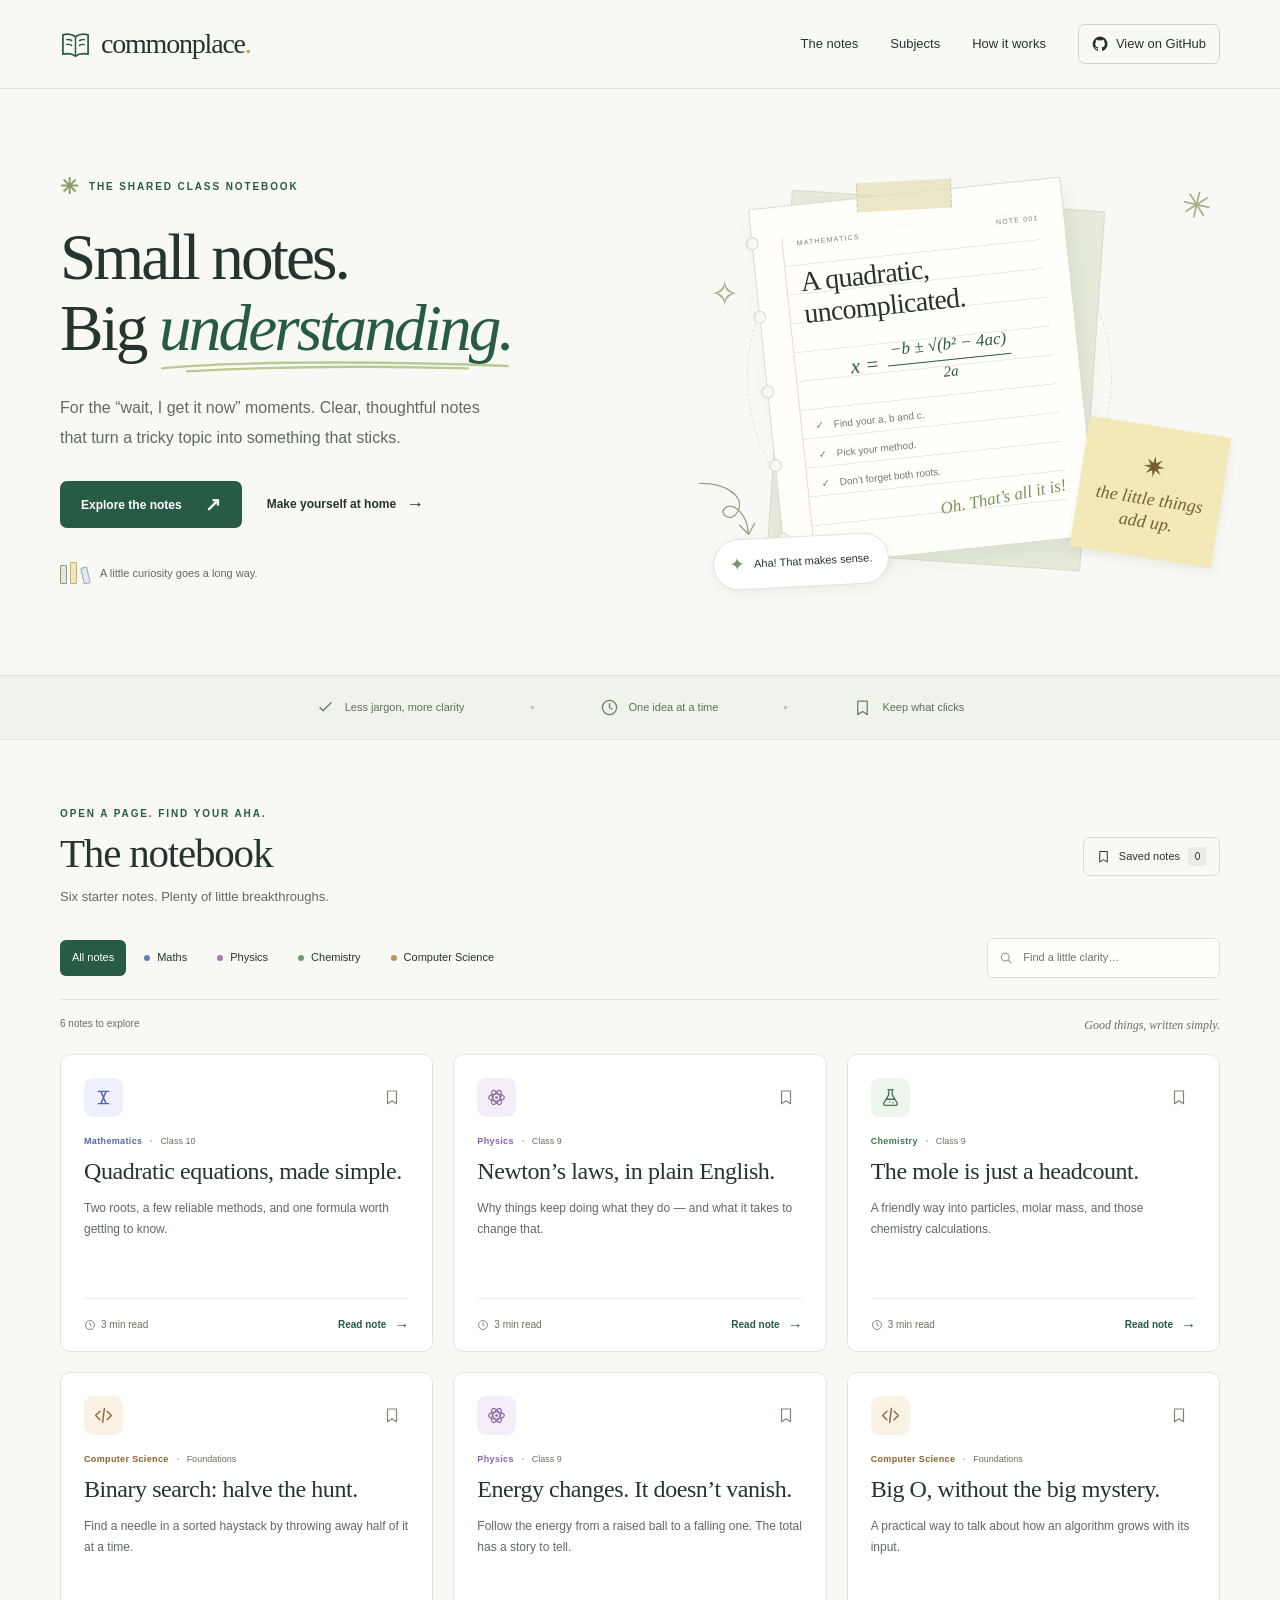
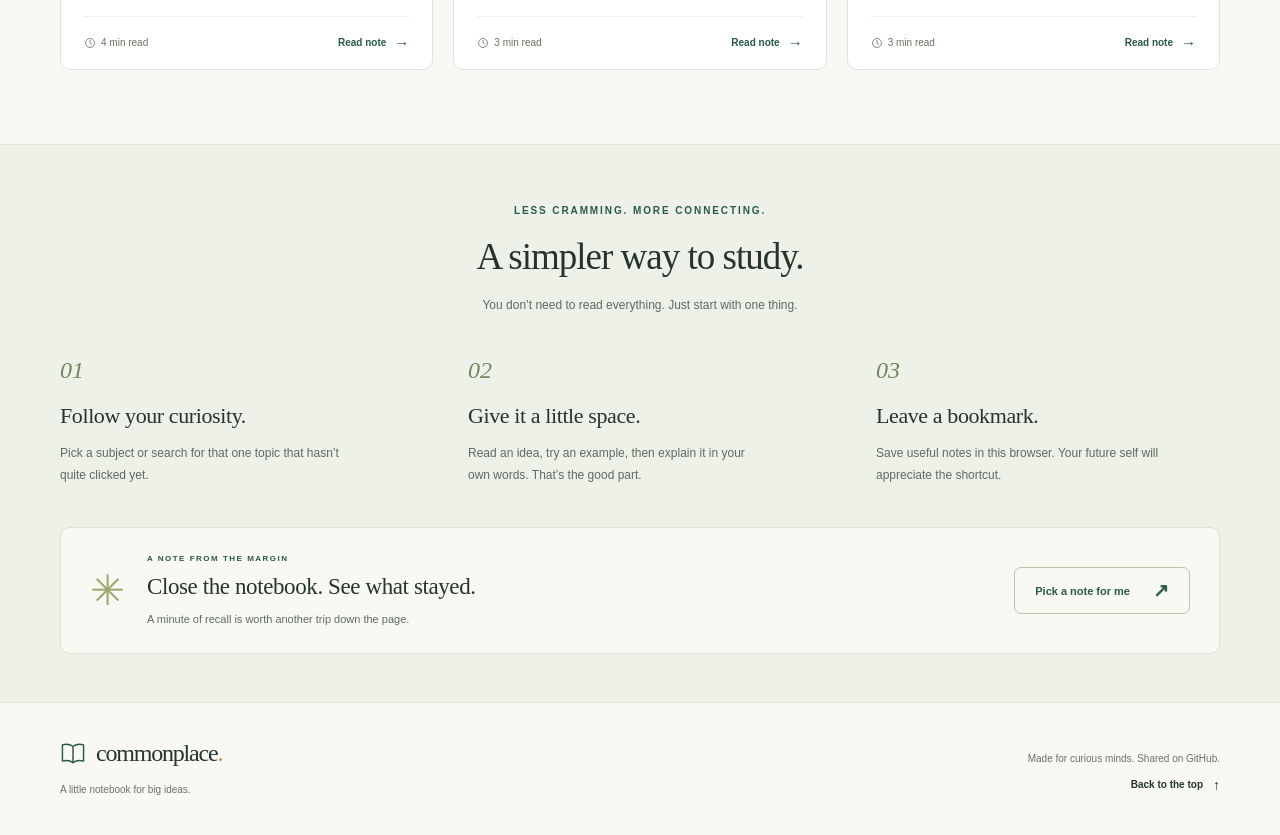
<file: site/index.html>
<!doctype html>
<html lang="en">
<head>
  <meta charset="utf-8">
  <meta name="viewport" content="width=device-width, initial-scale=1">
  <meta name="theme-color" content="#f8f9f5">
  <meta name="description" content="Commonplace is a little notebook for big ideas. Explore clear, bite-sized study notes and save the ones that make things click.">
  <title>Commonplace — Small notes. Big understanding.</title>
  <link rel="icon" href="./favicon.svg" type="image/svg+xml">
  <link rel="stylesheet" href="./styles.css">
  <script src="./notes.js" defer></script>
  <script src="./app.js" defer></script>
</head>
<body>
  <a class="skip-link" href="#main">Skip to content</a>
  <header class="site-header">
    <div class="container header-inner">
      <a class="brand" href="#home" aria-label="Commonplace home">
        <svg class="brand-mark" viewBox="0 0 32 32" fill="none" aria-hidden="true"><path d="M16 8C12 5 7 5 3 6v20c4-1 9-1 13 2 4-3 9-3 13-2V6c-4-1-9-1-13 2Z" stroke="currentColor" stroke-width="1.8" stroke-linejoin="round"/><path d="M16 8v20M7 11c2-.3 4 0 5 1M7 16c2-.3 4 0 5 1M20 12c2-1 4-1.3 5-1M20 17c2-1 4-1.3 5-1" stroke="currentColor" stroke-width="1.5" stroke-linecap="round"/></svg>
        <span>commonplace<span class="brand-dot">.</span></span>
      </a>
      <button class="menu-toggle" type="button" aria-label="Open navigation" aria-controls="primary-nav" aria-expanded="false">
        <svg viewBox="0 0 24 24" fill="none" aria-hidden="true"><path d="M4 7h16M4 12h16M4 17h16" stroke="currentColor" stroke-width="1.8" stroke-linecap="round"/></svg>
      </button>
      <nav id="primary-nav" class="primary-nav" aria-label="Main navigation">
        <a href="#notes">The notes</a>
        <a href="#subjects">Subjects</a>
        <a href="#how-it-works">How it works</a>
        <a class="nav-github" href="https://github.com/minzritesh43-coder/ritesh_" target="_blank" rel="noopener noreferrer">
          <svg viewBox="0 0 24 24" fill="currentColor" aria-hidden="true"><path d="M12 .9a11.1 11.1 0 0 0-3.5 21.6c.6.1.8-.2.8-.5v-2c-3.1.7-3.8-1.3-3.8-1.3-.5-1.3-1.2-1.6-1.2-1.6-1-.7.1-.7.1-.7 1.1.1 1.7 1.2 1.7 1.2 1 1.7 2.6 1.2 3.2.9.1-.7.4-1.2.7-1.5-2.5-.3-5.1-1.2-5.1-5.5 0-1.2.4-2.2 1.2-3-.1-.3-.5-1.5.1-3 0 0 1-.3 3.1 1.2a10.7 10.7 0 0 1 5.6 0c2.1-1.5 3.1-1.2 3.1-1.2.6 1.5.2 2.7.1 3 .8.8 1.2 1.8 1.2 3 0 4.3-2.6 5.2-5.1 5.5.4.4.8 1.1.8 2.2V22c0 .3.2.6.8.5A11.1 11.1 0 0 0 12 .9Z"/></svg>
          <span>View on GitHub</span><span class="sr-only"> (opens in a new tab)</span>
        </a>
      </nav>
    </div>
  </header>

  <main id="main">
    <section class="hero container" id="home" aria-labelledby="hero-title">
      <div class="hero-copy">
        <p class="eyebrow"><span class="little-star" aria-hidden="true">✳</span> THE SHARED CLASS NOTEBOOK</p>
        <h1 id="hero-title">Small notes.<br>Big <span class="underlined">understanding.<svg viewBox="0 0 440 18" preserveAspectRatio="none" aria-hidden="true"><path d="M4 12C110 2 300 3 435 9M35 16c120-7 250-7 350-4" fill="none" stroke="currentColor" stroke-width="3" stroke-linecap="round"/></svg></span></h1>
        <p class="hero-description">For the “wait, I get it now” moments. Clear, thoughtful notes that turn a tricky topic into something that sticks.</p>
        <div class="hero-actions">
          <a class="button button-primary" href="#notes">Explore the notes <span aria-hidden="true">↗</span></a>
          <a class="text-link" href="#how-it-works">Make yourself at home <span aria-hidden="true">→</span></a>
        </div>
        <div class="hero-footnote"><span class="mini-books" aria-hidden="true"><i></i><i></i><i></i></span><span>A little curiosity goes a long way.</span></div>
      </div>
      <div class="hero-art" aria-hidden="true">
        <div class="art-orbit"></div>
        <span class="art-spark spark-one">✳</span>
        <span class="art-spark spark-two">✧</span>
        <div class="paper-back"></div>
        <div class="notebook-paper">
          <div class="paper-holes"><i></i><i></i><i></i><i></i><i></i></div>
          <div class="paper-tape"></div>
          <div class="paper-content">
            <div class="paper-kicker"><span>MATHEMATICS</span><span>NOTE 001</span></div>
            <h2>A quadratic,<br>uncomplicated.</h2>
            <div class="paper-formula">x = <span class="fraction"><span>−b ± √(b² − 4ac)</span><span>2a</span></span></div>
            <div class="paper-check"><span>✓</span> Find your a, b and c.</div>
            <div class="paper-check"><span>✓</span> Pick your method.</div>
            <div class="paper-check"><span>✓</span> Don’t forget both roots.</div>
            <p class="paper-handwriting">Oh. That’s all it is!</p>
          </div>
        </div>
        <div class="sticky-note"><span class="sticky-star">✷</span><span>the little things<br>add up.</span></div>
        <div class="aha-pill"><span class="aha-icon">✦</span> Aha! That makes sense.</div>
        <svg class="art-arrow" viewBox="0 0 95 72" fill="none"><path d="M5 8c35-8 65 5 57 28-5 15-25 7-17-3 9-11 31 3 37 26m-13-7 14 9 5-16" stroke="currentColor" stroke-width="1.8" stroke-linecap="round" stroke-linejoin="round"/></svg>
      </div>
    </section>

    <div class="values-strip">
      <div class="container values-inner">
        <span><svg viewBox="0 0 24 24" fill="none" aria-hidden="true"><path d="m5 12 4 4L19 6" stroke="currentColor" stroke-width="1.7" stroke-linecap="round" stroke-linejoin="round"/></svg> Less jargon, more clarity</span>
        <i aria-hidden="true"></i>
        <span><svg viewBox="0 0 24 24" fill="none" aria-hidden="true"><path d="M12 7v5l3 2M21 12a9 9 0 1 1-18 0 9 9 0 0 1 18 0Z" stroke="currentColor" stroke-width="1.6" stroke-linecap="round"/></svg> One idea at a time</span>
        <i aria-hidden="true"></i>
        <span><svg viewBox="0 0 24 24" fill="none" aria-hidden="true"><path d="M6 4h12v17l-6-4-6 4V4Z" stroke="currentColor" stroke-width="1.6" stroke-linejoin="round"/></svg> Keep what clicks</span>
      </div>
    </div>

    <section class="notes-section container" id="notes" aria-labelledby="notes-title">
      <div class="section-heading">
        <div><p class="eyebrow">OPEN A PAGE. FIND YOUR AHA.</p><h2 id="notes-title" tabindex="-1">The notebook</h2><p class="section-description">Six starter notes. Plenty of little breakthroughs.</p></div>
        <button class="saved-toggle" id="saved-toggle" type="button" aria-pressed="false"><svg viewBox="0 0 24 24" fill="none" aria-hidden="true"><path d="M6 4h12v17l-6-4-6 4V4Z" stroke="currentColor" stroke-width="1.6" stroke-linejoin="round"/></svg> Saved notes <span id="saved-count">0</span></button>
      </div>
      <div class="notebook-toolbar">
        <div class="subject-filters" id="subjects" role="group" aria-label="Filter notes by subject">
          <button class="filter-chip active" type="button" data-filter="all" aria-pressed="true">All notes</button>
          <button class="filter-chip" type="button" data-filter="mathematics" aria-pressed="false"><span class="subject-dot maths" aria-hidden="true"></span>Maths</button>
          <button class="filter-chip" type="button" data-filter="physics" aria-pressed="false"><span class="subject-dot physics" aria-hidden="true"></span>Physics</button>
          <button class="filter-chip" type="button" data-filter="chemistry" aria-pressed="false"><span class="subject-dot chemistry" aria-hidden="true"></span>Chemistry</button>
          <button class="filter-chip" type="button" data-filter="computer-science" aria-pressed="false"><span class="subject-dot computer" aria-hidden="true"></span>Computer Science</button>
        </div>
        <label class="search-field"><svg viewBox="0 0 24 24" fill="none" aria-hidden="true"><circle cx="10.5" cy="10.5" r="6.5" stroke="currentColor" stroke-width="1.7"/><path d="m16 16 4.5 4.5" stroke="currentColor" stroke-width="1.7" stroke-linecap="round"/></svg><span class="sr-only">Search notes</span><input id="note-search" type="search" placeholder="Find a little clarity…" autocomplete="off"></label>
      </div>
      <div class="results-line"><p id="results-count" role="status" aria-live="polite">6 notes to explore</p><span>Good things, written simply.</span></div>
      <div class="notes-grid" id="notes-grid"></div>
      <div class="empty-state" id="empty-state" hidden><span class="empty-icon" aria-hidden="true">⌕</span><h3 id="empty-title">No notes on that page yet.</h3><p id="empty-description">Try another word or explore a different subject.</p><button class="button button-primary" id="reset-filters" type="button">Browse all notes <span aria-hidden="true">→</span></button></div>
      <noscript><div class="noscript-message"><h3>A little JavaScript opens this notebook.</h3><p>Enable JavaScript to search, read, and bookmark the starter notes. The site does not need an account or a server.</p></div></noscript>
    </section>

    <section class="how-section" id="how-it-works" aria-labelledby="how-title">
      <div class="container">
        <div class="how-heading"><p class="eyebrow">LESS CRAMMING. MORE CONNECTING.</p><h2 id="how-title">A simpler way to study.</h2><p>You don’t need to read everything. Just start with one thing.</p></div>
        <div class="steps">
          <article class="step"><span class="step-number">01</span><h3>Follow your curiosity.</h3><p>Pick a subject or search for that one topic that hasn’t quite clicked yet.</p></article>
          <article class="step"><span class="step-number">02</span><h3>Give it a little space.</h3><p>Read an idea, try an example, then explain it in your own words. That’s the good part.</p></article>
          <article class="step"><span class="step-number">03</span><h3>Leave a bookmark.</h3><p>Save useful notes in this browser. Your future self will appreciate the shortcut.</p></article>
        </div>
        <div class="study-tip"><div class="tip-icon" aria-hidden="true">✳</div><div><p class="eyebrow">A NOTE FROM THE MARGIN</p><h3>Close the notebook. See what stayed.</h3><p>A minute of recall is worth another trip down the page.</p></div><button class="button button-outline" id="random-note" type="button">Pick a note for me <span aria-hidden="true">↗</span></button></div>
      </div>
    </section>
  </main>

  <footer class="site-footer container"><div><a class="brand footer-brand" href="#home"><svg class="brand-mark" viewBox="0 0 32 32" fill="none" aria-hidden="true"><path d="M16 8C12 5 7 5 3 6v20c4-1 9-1 13 2 4-3 9-3 13-2V6c-4-1-9-1-13 2ZM16 8v20" stroke="currentColor" stroke-width="1.8" stroke-linejoin="round"/></svg><span>commonplace<span class="brand-dot">.</span></span></a><p>A little notebook for big ideas.</p></div><div class="footer-right"><p>Made for curious minds. Shared on GitHub.</p><a class="text-link" href="#home">Back to the top <span aria-hidden="true">↑</span></a></div></footer>

  <dialog id="note-dialog" aria-labelledby="dialog-title">
    <div class="dialog-topbar"><span class="dialog-brand">commonplace. <span>/ the notebook</span></span><button class="icon-button" id="close-dialog" type="button" aria-label="Close note"><svg viewBox="0 0 24 24" fill="none" aria-hidden="true"><path d="m6 6 12 12M18 6 6 18" stroke="currentColor" stroke-width="1.8" stroke-linecap="round"/></svg></button></div>
    <div class="dialog-content"><div class="dialog-meta"><span id="dialog-subject"></span><span id="dialog-read-time"></span><button class="bookmark-button dialog-bookmark" id="dialog-bookmark" type="button" aria-label="Save note" aria-pressed="false"></button></div><h2 id="dialog-title"></h2><p id="dialog-summary" class="dialog-summary"></p><div id="dialog-body" class="note-body"></div><div class="dialog-end"><span aria-hidden="true">✳</span><p>Now try explaining it without looking.<br><strong>You know more than you think.</strong></p></div></div>
  </dialog>
  <div class="toast" id="toast" role="status" aria-live="polite"></div>
</body>
</html>
</file>
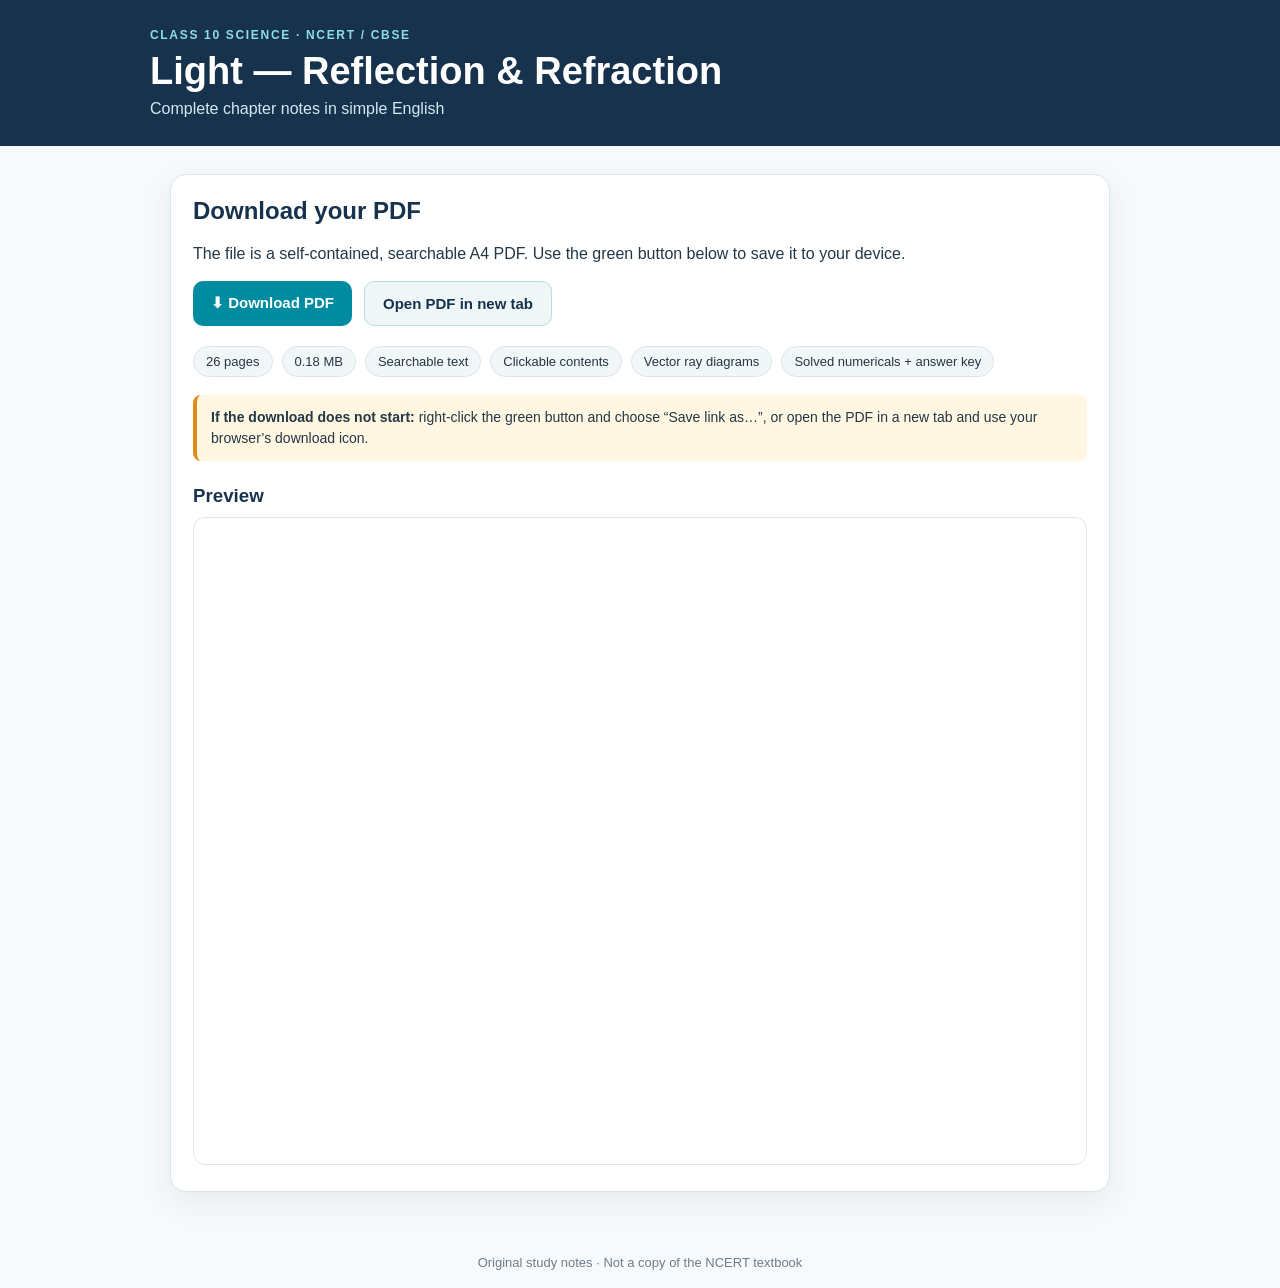
<file: study-notes/light-reflection-refraction/download.html>
<!doctype html>
<html lang="en">
<head>
  <meta charset="utf-8">
  <meta name="viewport" content="width=device-width, initial-scale=1">
  <title>Download — Class 10 Light Notes PDF</title>
  <style>
    :root { --navy:#17324d; --teal:#008ca0; --paper:#f7fafc; --ink:#243746; --line:#dce5ea; }
    * { box-sizing:border-box; }
    body { margin:0; font-family:Arial,Helvetica,sans-serif; background:var(--paper); color:var(--ink); }
    header { background:var(--navy); color:white; padding:28px 20px; }
    .wrap { max-width:980px; margin:0 auto; }
    .eyebrow { font-size:12px; letter-spacing:.14em; text-transform:uppercase; color:#8ddde8; font-weight:700; }
    h1 { margin:8px 0 6px; font-size:clamp(25px,4vw,38px); line-height:1.15; }
    .sub { color:#d3e9f2; margin:0; font-size:16px; }
    main { max-width:980px; margin:0 auto; padding:28px 20px 45px; }
    .card { background:white; border:1px solid var(--line); border-radius:16px; box-shadow:0 10px 30px rgba(23,50,77,.08); padding:22px; }
    .buttons { display:flex; flex-wrap:wrap; gap:12px; margin:18px 0 20px; }
    a.button { display:inline-flex; align-items:center; justify-content:center; gap:8px; text-decoration:none; border-radius:10px; padding:13px 18px; font-weight:700; font-size:15px; }
    .primary { background:var(--teal); color:white; }
    .secondary { background:#eef6f8; color:var(--navy); border:1px solid #b9dce3; }
    .primary:hover { background:#007689; }
    .secondary:hover { background:#e2f1f5; }
    .meta { display:flex; flex-wrap:wrap; gap:9px; margin:0 0 18px; padding:0; list-style:none; }
    .meta li { background:#f1f6f8; border:1px solid var(--line); border-radius:999px; padding:7px 12px; font-size:13px; }
    .tip { background:#fff7e2; border-left:4px solid #e28a17; padding:12px 14px; border-radius:8px; font-size:14px; line-height:1.5; }
    iframe { width:100%; height:72vh; min-height:520px; border:1px solid var(--line); border-radius:12px; background:white; }
    footer { text-align:center; color:#6f7d88; font-size:13px; padding:18px; }
    @media (max-width:600px) { iframe { height:65vh; min-height:420px; } a.button { width:100%; } }
  </style>
</head>
<body>
  <header>
    <div class="wrap">
      <div class="eyebrow">Class 10 Science · NCERT / CBSE</div>
      <h1>Light — Reflection &amp; Refraction</h1>
      <p class="sub">Complete chapter notes in simple English</p>
    </div>
  </header>
  <main>
    <section class="card">
      <h2 style="margin-top:0;color:var(--navy);">Download your PDF</h2>
      <p>The file is a self-contained, searchable A4 PDF. Use the green button below to save it to your device.</p>
      <div class="buttons">
        <a class="button primary" href="./Class_10_Light_Reflection_Refraction_NOTES.pdf" download>
          ⬇ Download PDF
        </a>
        <a class="button secondary" href="./Class_10_Light_Reflection_Refraction_NOTES.pdf" target="_blank" rel="noopener">
          Open PDF in new tab
        </a>
      </div>
      <ul class="meta">
        <li>26 pages</li>
        <li>0.18 MB</li>
        <li>Searchable text</li>
        <li>Clickable contents</li>
        <li>Vector ray diagrams</li>
        <li>Solved numericals + answer key</li>
      </ul>
      <div class="tip"><strong>If the download does not start:</strong> right-click the green button and choose “Save link as…”, or open the PDF in a new tab and use your browser’s download icon.</div>
      <h3 style="margin:24px 0 10px;color:var(--navy);">Preview</h3>
      <iframe src="./Class_10_Light_Reflection_Refraction_NOTES.pdf#view=FitH" title="PDF preview"></iframe>
    </section>
  </main>
  <footer>Original study notes · Not a copy of the NCERT textbook</footer>
</body>
</html>
</file>
<file: site/styles.css>
/* Commonplace: a small, dependency-free notebook for GitHub Pages. */
:root{--paper:#f8f9f5;--white:#fff;--ink:#25352e;--muted:#5f6b61;--green:#285b45;--green-dark:#1c4433;--mint:#eaf0e6;--line:#e0e5dc;--serif:Georgia,'Times New Roman',serif;--sans:-apple-system,BlinkMacSystemFont,'Segoe UI',sans-serif;--radius:14px}
*{box-sizing:border-box}html{scroll-behavior:smooth;scroll-padding-top:105px}body{margin:0;background:var(--paper);color:var(--ink);font-family:var(--sans);font-size:15px;line-height:1.6;-webkit-font-smoothing:antialiased}button,input{font:inherit}button,a,input{-webkit-tap-highlight-color:transparent}button{cursor:pointer}a{color:inherit;text-decoration:none}button{color:inherit}button:disabled{cursor:default}button svg,a svg{flex-shrink:0}svg{display:block}h1,h2,h3,p{margin:0}h1,h2,h3{font-family:var(--serif);font-weight:400}button:focus-visible,a:focus-visible,input:focus-visible{outline:3px solid #af8735;outline-offset:5px}::selection{background:#dce8c9;color:var(--ink)}[hidden]{display:none!important}.container{width:min(1160px,calc(100% - 96px));margin-inline:auto}.sr-only{position:absolute;width:1px;height:1px;padding:0;margin:-1px;overflow:hidden;clip:rect(0,0,0,0);white-space:nowrap;border:0}.skip-link{position:fixed;top:10px;left:10px;z-index:100;background:var(--green);color:white;padding:10px 18px;border-radius:6px;transform:translateY(-160%)}.skip-link:focus{transform:translateY(0)}
/* Navigation */
.site-header{position:sticky;top:0;z-index:20;background:rgba(248,249,245,.96);border-bottom:1px solid var(--line);backdrop-filter:blur(12px)}.header-inner{height:88px;display:flex;align-items:center;justify-content:space-between;gap:30px}.brand{display:inline-flex;align-items:center;gap:10px;font-family:var(--serif);font-size:28px;letter-spacing:-1.2px;line-height:1}.brand-mark{width:31px;height:31px;color:var(--green)}.brand-dot{color:#b79646}.primary-nav{display:flex;align-items:center;gap:32px;font-size:13px;font-weight:500}.primary-nav>a:not(.nav-github){position:relative;padding-block:8px}.primary-nav>a:not(.nav-github):after{content:'';position:absolute;bottom:2px;left:0;width:0;height:1px;background:var(--green);transition:width .2s}.primary-nav>a:hover:after{width:100%}.nav-github{display:flex;align-items:center;gap:8px;border:1px solid #ccd4c8;border-radius:7px;padding:9px 13px;transition:background .2s}.nav-github:hover{background:var(--mint)}.nav-github svg{width:16px;height:16px}.menu-toggle{display:none;background:none;border:1px solid var(--line);border-radius:7px;padding:8px}.menu-toggle svg{width:23px;height:23px}
/* The cover */
.hero{display:grid;grid-template-columns:1.15fr 1fr;align-items:center;gap:42px;padding-top:78px;padding-bottom:82px;min-height:586px}.eyebrow{font-size:10px;font-weight:650;letter-spacing:1.9px;line-height:1.5;color:var(--green);display:flex;align-items:center;gap:9px}.little-star{font-size:22px;line-height:1;color:#8d9d64}.hero h1{font-size:clamp(46px,5.1vw,69px);line-height:1.1;letter-spacing:-2.9px;margin-top:24px;white-space:nowrap}.underlined{position:relative;isolation:isolate;color:var(--green);font-style:italic}.underlined svg{position:absolute;left:0;bottom:-9px;width:100%;height:14px;color:#b8c994;z-index:-1}.hero-description{font-size:16px;line-height:1.85;color:var(--muted);max-width:430px;margin-top:28px}.hero-actions{display:flex;align-items:center;gap:25px;margin-top:29px}.button{display:inline-flex;align-items:center;justify-content:center;gap:23px;min-height:47px;padding:12px 20px;border-radius:7px;font-size:12px;font-weight:600;line-height:1.5;border:1px solid transparent;transition:background .2s,transform .2s,box-shadow .2s}.button span{font-size:19px;line-height:1}.button:hover{transform:translateY(-2px)}.button-primary{background:var(--green);color:#fff}.button-primary:hover{background:var(--green-dark);box-shadow:0 4px 10px #285b4515}.text-link{display:inline-flex;align-items:center;gap:10px;font-size:12px;font-weight:550}.text-link span{font-size:18px;transition:transform .2s}.text-link:hover span{transform:translateX(3px)}.hero-footnote{display:flex;align-items:center;gap:11px;margin-top:34px;color:var(--muted);font-size:11px}.mini-books{display:flex;align-items:flex-end;gap:3px;height:22px}.mini-books i{display:block;width:7px;height:19px;border:1px solid #8b9b78;border-radius:1px;background:#e4eadb}.mini-books i:nth-child(2){height:22px;background:#f0e5bd;border-color:#c4b172}.mini-books i:nth-child(3){height:17px;transform:rotate(-13deg);margin-left:2px;background:#e2e7ed;border-color:#9daab9}.hero-art{position:relative;height:418px;isolation:isolate}.art-orbit{position:absolute;width:365px;height:365px;border:1px dashed #d9dfcf;border-radius:50%;top:24px;left:47px;z-index:-2}.art-orbit:before{content:'';position:absolute;inset:32px;border-radius:50%;background:#eef1e7;z-index:-1}.notebook-paper{position:absolute;top:21px;left:66px;width:314px;height:361px;background:#fffefa;border:1px solid #d9ddcf;border-radius:3px;transform:rotate(-6deg);box-shadow:5px 9px 18px #334c3210;overflow:visible}.paper-back{position:absolute;top:29px;left:79px;width:314px;height:361px;background:#e5eadb;border:1px solid #d4dcca;border-radius:3px;transform:rotate(4deg)}.paper-holes{position:absolute;left:-7px;top:27px;bottom:22px;display:flex;flex-direction:column;justify-content:space-between}.paper-holes i{width:13px;height:13px;background:var(--paper);border:1px solid #d4d8ca;border-radius:50%;box-shadow:inset 1px 1px 2px #263a2510}.paper-tape{position:absolute;top:-13px;left:108px;width:95px;height:29px;background:#e7dfb9b8;transform:rotate(3deg);border-left:1px dashed #cfc69d;border-right:1px dashed #cfc69d}.paper-content{margin:31px 25px 20px 29px;height:306px;padding-left:14px;border-left:1px solid #ead7cf;background:repeating-linear-gradient(transparent 0,transparent 28px,#e9ece3 28px,#e9ece3 29px)}.paper-kicker{display:flex;justify-content:space-between;font-size:7px;letter-spacing:1.2px;color:#7c856e;line-height:14px}.paper-content h2{font-size:28px;line-height:1.13;letter-spacing:-.7px;margin-top:16px}.paper-formula{display:flex;align-items:center;justify-content:center;gap:8px;font-family:var(--serif);font-style:italic;font-size:21px;margin:17px 0 15px;color:var(--green)}.fraction{display:inline-flex;flex-direction:column;text-align:center;font-size:17px;line-height:1.5}.fraction span:first-child{border-bottom:1px solid var(--green);padding:0 4px 2px}.fraction span:last-child{font-size:15px}.paper-check{font-size:10px;line-height:29px;color:#747b6d}.paper-check span{color:#668553;margin-right:7px}.paper-handwriting{font-family:var(--serif);font-style:italic;font-size:17px;color:#79935c;transform:rotate(-5deg);text-align:right;margin-top:9px}.sticky-note{position:absolute;right:-2px;bottom:31px;width:143px;height:132px;background:#f3e8b8;box-shadow:2px 5px 9px #4a442012;transform:rotate(9deg);display:flex;flex-direction:column;align-items:center;justify-content:center;gap:4px;font-family:var(--serif);font-style:italic;font-size:18px;line-height:1.25;text-align:center;color:#766132}.sticky-star{font-size:28px;font-style:normal;line-height:1.2}.aha-pill{position:absolute;left:13px;bottom:2px;display:flex;align-items:center;gap:9px;padding:10px 16px;background:white;border:1px solid var(--line);border-radius:30px;box-shadow:0 4px 12px #233b2510;font-size:11px;transform:rotate(-3deg)}.aha-icon{color:#79945b;font-size:18px}.art-spark{position:absolute;color:#a6b18c}.spark-one{right:9px;top:6px;font-size:36px;transform:rotate(13deg)}.spark-two{left:10px;top:95px;font-size:35px}.art-arrow{position:absolute;width:71px;height:55px;left:-9px;bottom:51px;color:#96a184;transform:rotate(12deg)}
/* A quiet divider */
.values-strip{border-block:1px solid var(--line);background:#f0f3eb}.values-inner{min-height:63px;display:flex;align-items:center;justify-content:center;gap:66px}.values-inner>span{display:flex;align-items:center;gap:10px;font-size:11px;color:#63705d}.values-inner svg{width:19px;height:19px;color:#6c825c}.values-inner>i{width:3px;height:3px;background:#b3bea6;border-radius:50%}
/* The notebook */
.notes-section{padding-top:66px;padding-bottom:74px}.section-heading{display:flex;justify-content:space-between;align-items:center;gap:20px}.section-heading h2{font-size:41px;letter-spacing:-1.2px;margin-top:8px;line-height:1.2}.section-description{color:var(--muted);font-size:13px;margin-top:9px}.saved-toggle{display:flex;align-items:center;gap:8px;background:transparent;border:1px solid #d6ddcf;border-radius:7px;padding:9px 12px;font-size:11px;transition:background .2s}.saved-toggle svg{width:15px;height:15px}.saved-toggle>span{display:grid;place-items:center;min-width:19px;height:19px;padding-inline:4px;background:#e9ede3;border-radius:4px;font-size:10px}.saved-toggle:hover,.saved-toggle[aria-pressed=true]{background:#e6eddf;border-color:#a6b79a}.notebook-toolbar{display:flex;justify-content:space-between;align-items:center;gap:20px;margin-top:30px;padding-bottom:21px;border-bottom:1px solid var(--line);scroll-margin-top:108px}.subject-filters{display:flex;flex-wrap:wrap;gap:6px}.filter-chip{display:flex;align-items:center;justify-content:center;gap:7px;border:1px solid transparent;background:transparent;border-radius:6px;padding:8px 11px;font-size:11px;white-space:nowrap;transition:background .2s}.filter-chip:hover{background:#edf0e8}.filter-chip.active{background:var(--green);color:#fff}.subject-dot{width:6px;height:6px;border-radius:50%;background:var(--subject-color)}.filter-chip.active .subject-dot{background:#d8e5c7}.maths{--subject-color:#637ac0;--subject-bg:#eef1fb;--subject-ink:#5368a5}.physics{--subject-color:#a17ab6;--subject-bg:#f4eef8;--subject-ink:#8b649f}.chemistry{--subject-color:#6e9b78;--subject-bg:#edf5ec;--subject-ink:#47764f}.computer{--subject-color:#bf9258;--subject-bg:#faf2e5;--subject-ink:#8a632c}.search-field{display:flex;align-items:center;gap:8px;width:233px;flex-shrink:0;border:1px solid #dce1d6;border-radius:6px;background:#fffefa;padding:9px 11px}.search-field:focus-within{border-color:#8caa7a;box-shadow:0 0 0 2px #dce8d3}.search-field svg{width:16px;height:16px;color:#8a9384}.search-field input{width:100%;min-width:0;border:0;outline:none;background:transparent;font-size:11px;color:var(--ink)}.search-field input:focus-visible{outline:none}.search-field input::placeholder{color:#6b746d}.results-line{display:flex;justify-content:space-between;gap:16px;margin:16px 0 19px;font-size:10px;color:#66715f}.results-line>span{font-family:var(--serif);font-style:italic;font-size:12px}.notes-grid{display:grid;grid-template-columns:repeat(3,minmax(0,1fr));gap:20px}.note-card{position:relative;display:flex;flex-direction:column;min-height:298px;padding:23px 23px 0;background:#fff;border:1px solid var(--line);border-radius:10px;transition:transform .2s,border-color .2s,box-shadow .2s;animation:card-in .3s both}.note-card:hover{transform:translateY(-4px);border-color:#bdcbb2;box-shadow:0 8px 20px #30442b08}.card-top{display:flex;align-items:center;justify-content:space-between;margin-bottom:18px}.subject-icon{display:grid;place-items:center;width:39px;height:39px;border-radius:9px;background:var(--subject-bg);color:var(--subject-ink)}.subject-icon svg{width:21px;height:21px}.bookmark-button{display:grid;place-items:center;width:34px;height:34px;border:0;border-radius:6px;background:transparent;color:#7b8772;transition:background .2s,color .2s}.bookmark-button svg{width:18px;height:18px}.bookmark-button:hover{background:var(--mint);color:var(--green)}.bookmark-button[aria-pressed=true]{color:var(--green);background:#edf2e8}.bookmark-button[aria-pressed=true] svg{fill:#d6e4ca}.card-meta{display:flex;align-items:center;gap:8px;font-size:9px;line-height:1.4}.subject-label{color:var(--subject-ink);font-weight:600;letter-spacing:.35px}.card-meta .meta-dot{width:2px;height:2px;border-radius:50%;background:#bdc3b8}.card-meta .class-level{color:#687360}.note-card h3{font-size:24px;line-height:1.23;letter-spacing:-.45px;margin-top:10px}.note-card h3 a:hover{color:var(--green)}.note-card .card-summary{font-size:12px;line-height:1.8;color:var(--muted);margin-top:11px;margin-bottom:20px}.card-footer{display:flex;align-items:center;justify-content:space-between;gap:10px;border-top:1px solid #eef0ea;padding-block:14px;margin-top:auto;font-size:10px}.read-time{display:flex;align-items:center;gap:5px;color:#687360}.read-time svg{width:12px;height:12px}.read-link{display:flex;align-items:center;gap:8px;font-weight:600;color:var(--green)}.read-link span{font-size:15px;transition:transform .2s}.read-link:hover span{transform:translateX(3px)}.empty-state{text-align:center;padding:58px 20px;border:1px dashed #cbd6c1;border-radius:12px;background:#f2f5ed}.empty-icon{display:block;font-family:var(--serif);font-size:48px;line-height:1;color:#8a9e76}.empty-state h3{font-size:28px;margin-top:14px}.empty-state p{color:var(--muted);font-size:13px;margin:10px 0 23px}.noscript-message{padding:25px;border:1px solid var(--line);border-radius:10px}.noscript-message p{margin-top:8px}
/* The margin */
.how-section{background:#edf1e7;border-block:1px solid #e0e6d8;padding:58px 0 48px}.how-heading{text-align:center}.how-heading .eyebrow{justify-content:center}.how-heading h2{font-size:37px;letter-spacing:-1px;margin-top:9px}.how-heading>p:last-child{font-size:12px;color:var(--muted);margin-top:10px}.steps{display:grid;grid-template-columns:repeat(3,1fr);gap:64px;margin-top:36px}.step{position:relative}.step-number{font-family:var(--serif);font-style:italic;font-size:24px;color:#74875f}.step h3{font-size:22px;letter-spacing:-.4px;margin-top:8px}.step p{font-size:12px;line-height:1.85;color:var(--muted);margin-top:9px;max-width:285px}.study-tip{display:flex;align-items:center;gap:22px;margin-top:41px;padding:25px 29px;background:#f8f9f2;border:1px solid #dce3d1;border-radius:10px}.tip-icon{font-size:42px;color:#9ba96e;line-height:1}.study-tip .eyebrow{font-size:8px;letter-spacing:1.5px}.study-tip h3{font-size:23px;letter-spacing:-.4px;margin-top:4px}.study-tip p:last-child{font-size:11px;color:var(--muted);margin-top:5px}.button-outline{margin-left:auto;border-color:#b9c7ac;background:transparent;color:var(--green);white-space:nowrap;font-size:11px}.button-outline:hover{background:#e7eedf}.site-footer{display:flex;align-items:center;justify-content:space-between;gap:30px;padding-block:37px}.footer-brand{font-size:24px}.footer-brand .brand-mark{width:26px;height:26px}.site-footer p{font-size:10px;color:#687360;margin-top:9px}.footer-right{text-align:right}.footer-right .text-link{font-size:10px;margin-top:7px}.footer-right .text-link span{font-size:14px}
/* A readable page, without leaving the notebook */
body.modal-open{overflow:hidden}#note-dialog{width:min(740px,calc(100% - 36px));max-height:90vh;max-height:90dvh;padding:0;border:1px solid #d8e0d0;border-radius:15px;background:#fffefa;color:var(--ink);box-shadow:0 25px 100px #14281d40;overscroll-behavior:contain}#note-dialog::backdrop{background:#1c2c246b;backdrop-filter:blur(4px)}#note-dialog[open]{animation:dialog-in .2s ease-out}.dialog-topbar{position:sticky;top:0;z-index:2;display:flex;align-items:center;justify-content:space-between;gap:15px;padding:13px 25px;background:#fffefa;border-bottom:1px solid var(--line)}.dialog-brand{font-family:var(--serif);font-size:20px;letter-spacing:-.6px}.dialog-brand>span{font-family:var(--sans);font-size:10px;color:var(--muted);letter-spacing:0;margin-left:7px}.icon-button{display:grid;place-items:center;width:34px;height:34px;background:#f0f3eb;border:1px solid var(--line);border-radius:50%}.icon-button:hover{background:#e3ebda}.icon-button svg{width:18px;height:18px}.dialog-content{padding:29px 42px 35px}.dialog-meta{display:flex;align-items:center;gap:13px;font-size:11px;color:var(--muted)}#dialog-subject{font-weight:600;color:var(--green)}.dialog-bookmark{margin-left:auto}.dialog-content>h2{font-size:40px;line-height:1.15;letter-spacing:-1px;margin-top:13px}.dialog-summary{font-size:15px;line-height:1.8;color:var(--muted);margin-top:17px;padding-bottom:23px;border-bottom:1px solid var(--line)}.note-body{font-size:14px;line-height:1.9}.note-body section{margin-top:26px}.note-body h3{font-size:25px;line-height:1.3;margin-bottom:10px}.note-body p+p{margin-top:12px}.note-body ul,.note-body ol{padding-left:22px;margin:12px 0}.note-body li+li{margin-top:7px}.note-formula{padding:20px;margin:17px 0;background:#eef2e8;border:1px solid #dce5d2;border-radius:8px;text-align:center;font-family:var(--serif);font-size:23px;color:var(--green);overflow-wrap:anywhere}.note-tip{padding:15px 18px;margin-top:17px;border-left:3px solid #a4b785;background:#f3f5ec;border-radius:0 7px 7px 0;font-size:13px}.note-tip strong{color:var(--green)}.dialog-end{display:flex;align-items:center;justify-content:center;gap:15px;margin-top:32px;padding-top:24px;border-top:1px solid var(--line);font-size:12px;color:var(--muted)}.dialog-end>span{font-size:31px;color:#9aa978}.dialog-end strong{font-weight:500;color:var(--green)}.toast{position:fixed;bottom:25px;left:50%;z-index:50;transform:translate(-50%,20px);opacity:0;pointer-events:none;background:var(--green-dark);color:white;padding:11px 20px;border-radius:8px;box-shadow:0 5px 20px #18372325;font-size:12px;transition:opacity .2s,transform .2s;max-width:calc(100% - 32px);text-align:center}.toast.visible{opacity:1;transform:translate(-50%,0)}.dialog-toast{margin-top:14px;text-align:center;font-size:12px;color:var(--green)}
@keyframes card-in{from{opacity:0;transform:translateY(7px)}to{opacity:1;transform:translateY(0)}}@keyframes dialog-in{from{opacity:0;transform:translateY(8px)}to{opacity:1;transform:translateY(0)}}
/* Small screens get the same notebook, not a squeezed desktop. */
@media(min-width:1450px){.hero{padding-top:90px;padding-bottom:95px}}
@media(max-width:1100px){.container{width:calc(100% - 64px)}.hero{gap:16px;grid-template-columns:1.1fr 1fr}.hero h1{font-size:clamp(43px,5.3vw,60px)}.hero-art{transform:scale(.9);transform-origin:center right}.hero-actions{gap:17px}.hero-actions .text-link{font-size:11px}.primary-nav{gap:23px}.notebook-toolbar{align-items:flex-start;flex-direction:column;gap:15px}.search-field{width:100%;max-width:340px}.note-card{padding:19px 19px 0}.note-card h3{font-size:22px}.values-inner{gap:35px}.steps{gap:35px}.study-tip{gap:17px;padding:23px}.study-tip h3{font-size:21px}}
@media(max-width:800px){.container{width:calc(100% - 44px)}.header-inner{height:74px}.brand{font-size:26px}.primary-nav{gap:18px;font-size:11px}.nav-github{padding:8px}.nav-github span{display:none}.nav-github .sr-only{display:block}.hero{padding-top:55px;padding-bottom:57px;gap:0;min-height:510px}.hero h1{font-size:45px;letter-spacing:-2px}.hero-description{font-size:14px;max-width:340px}.hero-art{transform:scale(.75);transform-origin:center right;width:370px;margin-left:-70px}.hero-actions{align-items:flex-start;flex-direction:column;gap:15px}.hero-footnote{margin-top:23px;font-size:10px}.hero .eyebrow{font-size:8px;letter-spacing:1.5px}.values-inner{gap:22px}.values-inner>span{font-size:10px;gap:6px}.values-inner svg{width:16px}.notes-grid{grid-template-columns:repeat(2,minmax(0,1fr));gap:17px}.notes-section{padding-top:48px;padding-bottom:52px}.section-heading h2{font-size:36px}.steps{gap:24px}.step h3{font-size:20px}.study-tip{flex-wrap:wrap}.study-tip .button{margin-left:53px}.study-tip>div:nth-child(2){flex:1}.how-heading h2{font-size:33px}}
@media(max-width:620px){html{scroll-padding-top:88px}.container{width:calc(100% - 40px)}.header-inner{height:70px}.brand{font-size:25px}.brand-mark{width:28px;height:28px}.menu-toggle{display:block}.primary-nav{display:none;position:absolute;top:70px;left:0;right:0;padding:17px 20px 22px;background:var(--paper);border-bottom:1px solid var(--line);box-shadow:0 9px 12px #273b2608;flex-direction:column;align-items:stretch;gap:5px;font-size:13px}.primary-nav[data-open=true]{display:flex}.primary-nav>a{padding:9px!important}.nav-github{margin-top:6px;justify-content:center}.nav-github span{display:inline}.nav-github .sr-only{display:inline}.hero{grid-template-columns:minmax(0,1fr);padding-top:43px;padding-bottom:27px;gap:15px}.hero-copy{min-width:0;max-width:460px}.hero .eyebrow{font-size:9px;letter-spacing:1.5px}.hero h1{font-size:clamp(39px,8.9vw,55px);letter-spacing:-1.9px;margin-top:20px}.hero-description{font-size:14px;margin-top:24px;max-width:370px}.hero-actions{flex-direction:row;align-items:center;gap:20px;margin-top:24px}.hero-actions .button{font-size:11px;padding:12px 15px;gap:14px}.hero-actions .text-link{font-size:10px;gap:5px}.hero-footnote{margin-top:24px}.hero-art{width:420px;height:405px;max-width:none;justify-self:center;margin:0;transform:scale(.86);transform-origin:top center;margin-bottom:-47px}.notebook-paper{left:48px}.paper-back{left:61px}.art-orbit{left:26px}.sticky-note{right:-3px}.spark-one{right:-2px}.aha-pill{left:0}.art-arrow{left:-14px}.values-inner{justify-content:space-between;gap:8px;min-height:59px}.values-inner>span{font-size:9px;gap:5px}.values-inner>i{display:none}.values-inner svg{width:15px;height:15px}.section-heading{align-items:flex-start;gap:10px}.section-heading .eyebrow{font-size:8px;letter-spacing:1.3px}.section-heading h2{font-size:34px}.section-description{font-size:11px;max-width:225px}.saved-toggle{font-size:10px;padding:8px;gap:5px;margin-top:21px;white-space:nowrap}.saved-toggle svg{width:13px;height:13px}.saved-toggle>span{min-width:16px;height:16px;font-size:9px}.notebook-toolbar{margin-top:24px;padding-bottom:17px;gap:16px}.subject-filters{gap:5px}.filter-chip{font-size:10px;padding:7px 9px}.search-field{max-width:none}.results-line{margin-top:13px;margin-bottom:15px}.results-line>span{font-size:10px}.notes-grid{gap:14px}.note-card{padding:16px 16px 0;min-height:300px}.note-card h3{font-size:22px}.note-card .card-summary{font-size:11px;line-height:1.75}.card-meta{font-size:8px;gap:5px;flex-wrap:wrap}.subject-icon{width:34px;height:34px;border-radius:8px}.subject-icon svg{width:19px;height:19px}.card-top{margin-bottom:14px}.card-footer{font-size:9px;gap:4px}.read-link{gap:4px}.read-time{gap:3px}.read-time svg{display:none}.how-section{padding:42px 0 32px}.how-heading h2{font-size:31px}.how-heading>p:last-child{font-size:11px;max-width:270px;margin-inline:auto}.how-heading .eyebrow{font-size:8px;letter-spacing:1.5px}.steps{grid-template-columns:1fr;gap:23px;margin-top:30px}.step{padding-left:47px}.step-number{position:absolute;left:0;top:1px;font-size:25px}.step h3{margin-top:0;font-size:23px}.step p{max-width:none;font-size:12px;margin-top:6px}.study-tip{padding:20px;gap:13px;margin-top:30px}.tip-icon{font-size:32px;align-self:flex-start;margin-top:16px}.study-tip h3{font-size:22px;line-height:1.25;margin-top:7px}.study-tip p:last-child{line-height:1.7}.study-tip .button{margin-left:45px;font-size:10px;min-height:41px;padding:10px 14px}.site-footer{padding-block:28px;align-items:flex-start;gap:20px}.footer-brand{font-size:21px;gap:7px}.footer-brand .brand-mark{width:23px;height:23px}.site-footer p{font-size:9px;max-width:170px}.footer-right{max-width:145px}.footer-right p{margin-top:0}.footer-right .text-link{margin-top:10px}.dialog-content{padding:23px}.dialog-topbar{padding:11px 18px}.dialog-brand{font-size:18px}.dialog-content>h2{font-size:33px}.dialog-summary{font-size:13px}.note-body{font-size:13px}.note-body h3{font-size:23px}.note-formula{font-size:20px;padding:16px 10px}.dialog-end{font-size:11px}.dialog-brand>span{font-size:9px}}
@media(max-width:390px){.container{width:calc(100% - 32px)}.hero h1{font-size:clamp(31px,9.7vw,38px)}.hero-actions{gap:13px;flex-wrap:wrap}.hero-actions .text-link{font-size:9px}.hero-art{transform:scale(.72);margin-bottom:-97px}.values-inner>span{font-size:8px}.notes-grid{grid-template-columns:1fr}.note-card{min-height:0;padding:20px 21px 0}.note-card h3{font-size:26px}.note-card .card-summary{font-size:12px}.card-meta{font-size:9px}.card-footer{font-size:10px}.read-time svg{display:block}.section-heading h2{font-size:31px}.saved-toggle{font-size:9px}.section-description{max-width:190px}.site-footer{gap:12px}.footer-brand{font-size:19px}.footer-right{max-width:125px}}
@media(prefers-reduced-motion:reduce){html{scroll-behavior:auto}*,*:before,*:after{animation:none!important;transition:none!important}.note-card:hover,.button:hover{transform:none}}
</file>
